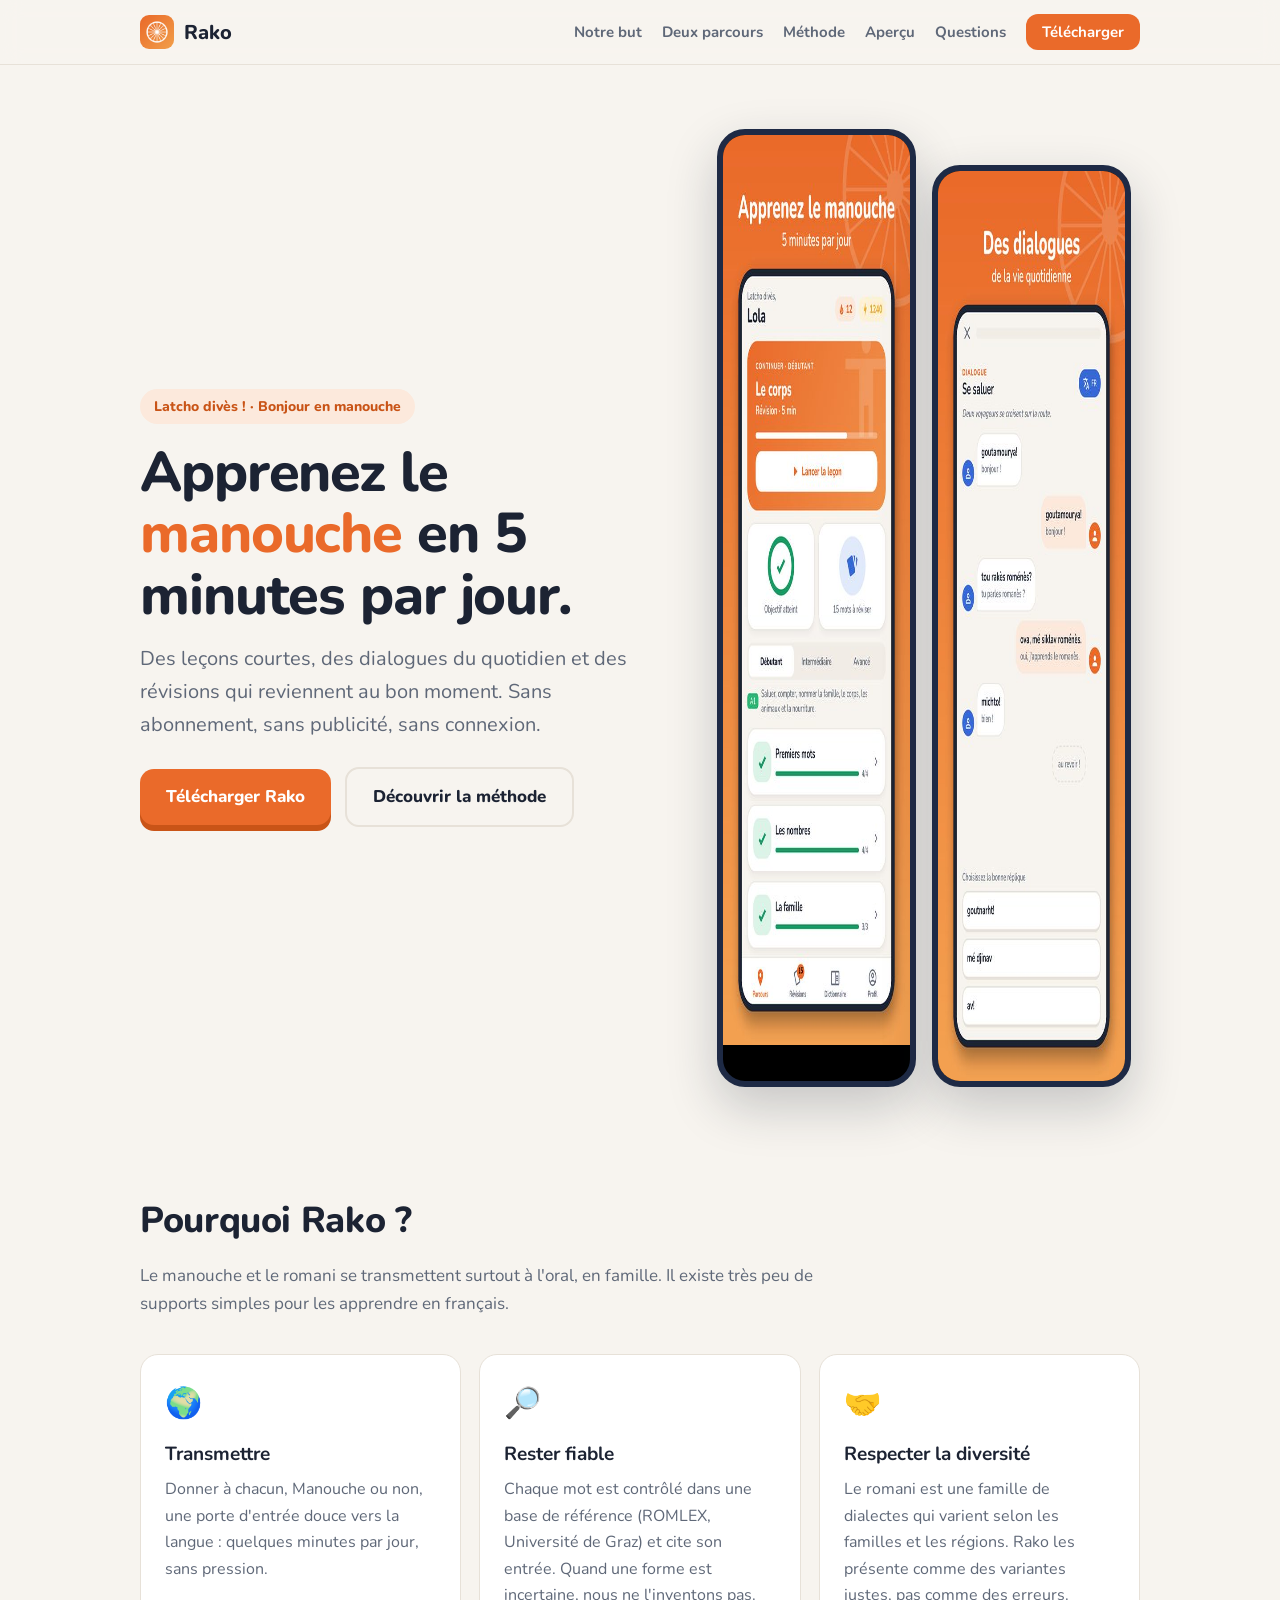
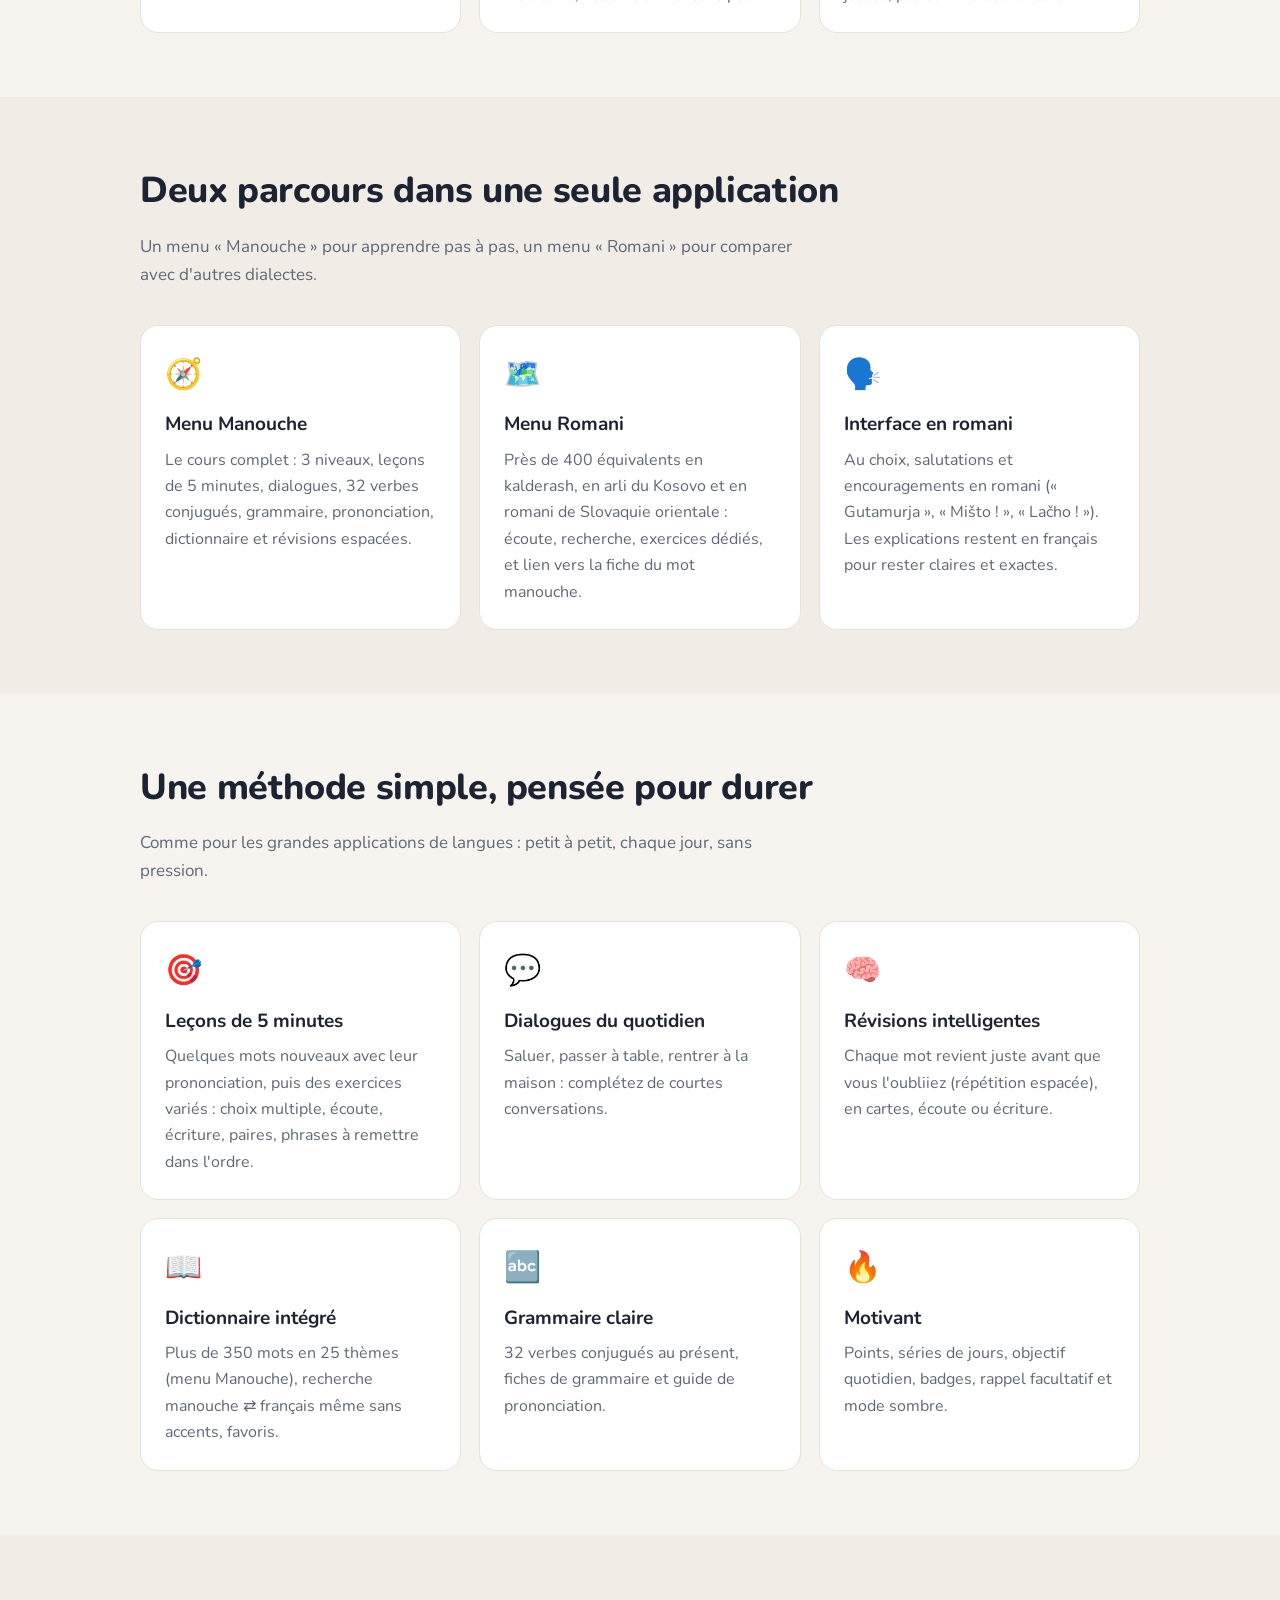
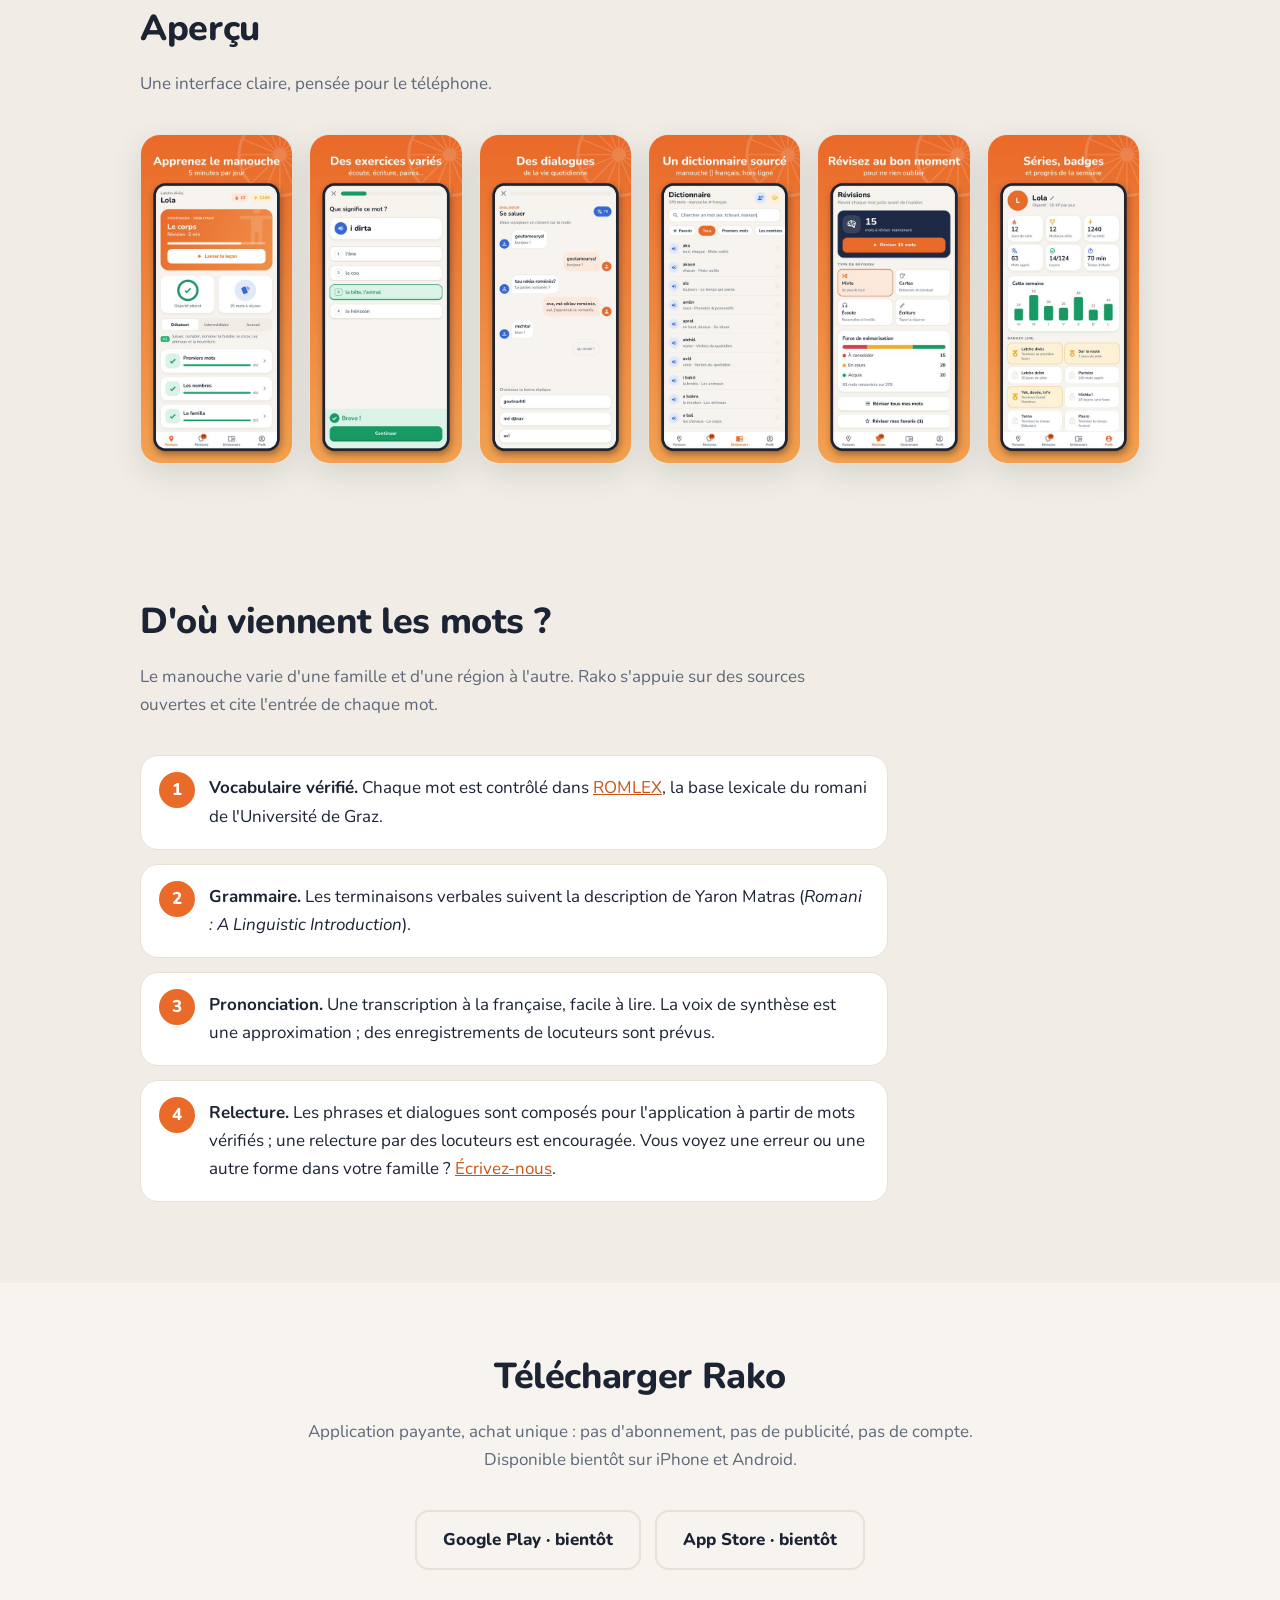
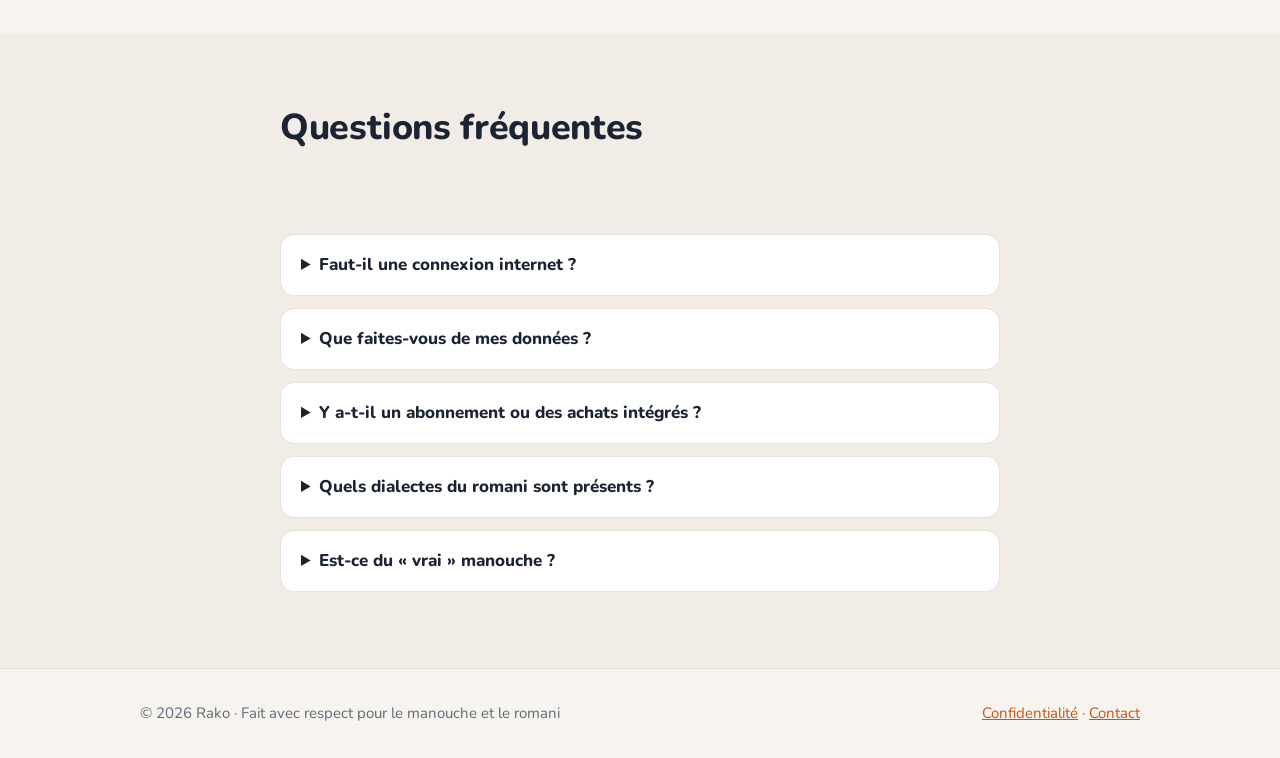
<file: index.html>
<!doctype html>
<html lang="fr">
<head>
<meta charset="utf-8">
<meta name="viewport" content="width=device-width,initial-scale=1">
<title>Rako – Apprendre le manouche et le romani</title>
<meta name="description" content="Rako : une seule application pour apprendre le manouche (sinto, romanès) et découvrir d'autres dialectes du romani. Leçons de 5 minutes, révisions espacées, hors ligne.">
<meta property="og:title" content="Rako – Apprendre le manouche">
<meta property="og:description" content="Leçons de 5 minutes, dialogues, révisions intelligentes, 100 % hors ligne.">
<meta property="og:image" content="img/01_home.jpg">
<meta name="theme-color" content="#EA6A2A">
<link rel="icon" href="img/favicon.png">
<link rel="preconnect" href="https://fonts.googleapis.com"><link rel="preconnect" href="https://fonts.gstatic.com" crossorigin>
<link href="https://fonts.googleapis.com/css2?family=Nunito:wght@400;700;800&display=swap" rel="stylesheet">
<link rel="stylesheet" href="style.css">
</head>
<body>
<header class="top"><div class="wrap">
  <a class="brand" href="#"><img src="img/icon.png" alt="">Rako</a>
  <nav><a href="#but">Notre but</a><a href="#parcours">Deux parcours</a><a href="#methode">Méthode</a><a href="#apercu">Aperçu</a><a href="#faq">Questions</a><a class="cta" href="#telecharger">Télécharger</a></nav>
</div></header>

<main>
<div class="hero"><div class="wrap">
  <div>
    <span class="badge">Latcho divès ! · Bonjour en manouche</span>
    <h1>Apprenez le <em>manouche</em> en 5 minutes par jour.</h1>
    <p class="lead">Des leçons courtes, des dialogues du quotidien et des révisions qui reviennent au bon moment. Sans abonnement, sans publicité, sans connexion.</p>
    <div class="row"><a class="btn" href="#telecharger">Télécharger Rako</a><a class="btn ghost" href="#methode">Découvrir la méthode</a></div>
  </div>
  <div class="phones" aria-hidden="true">
    <div class="phone"><img src="img/01_home.jpg" alt="" width="420" height="910"></div>
    <div class="phone"><img src="img/02_dialogue.jpg" alt="" width="420" height="910"></div>
  </div>
</div></div>

<section id="but"><div class="wrap">
  <h2>Pourquoi Rako ?</h2>
  <p class="sub">Le manouche et le romani se transmettent surtout à l'oral, en famille. Il existe très peu de supports simples pour les apprendre en français.</p>
  <div class="grid">
    <div class="card"><div class="ico">🌍</div><h3>Transmettre</h3><p>Donner à chacun, Manouche ou non, une porte d'entrée douce vers la langue : quelques minutes par jour, sans pression.</p></div>
    <div class="card"><div class="ico">🔎</div><h3>Rester fiable</h3><p>Chaque mot est contrôlé dans une base de référence (ROMLEX, Université de Graz) et cite son entrée. Quand une forme est incertaine, nous ne l'inventons pas.</p></div>
    <div class="card"><div class="ico">🤝</div><h3>Respecter la diversité</h3><p>Le romani est une famille de dialectes qui varient selon les familles et les régions. Rako les présente comme des variantes justes, pas comme des erreurs.</p></div>
  </div>
</div></section>

<section class="alt" id="parcours"><div class="wrap">
  <h2>Deux parcours dans une seule application</h2>
  <p class="sub">Un menu « Manouche » pour apprendre pas à pas, un menu « Romani » pour comparer avec d'autres dialectes.</p>
  <div class="grid">
    <div class="card"><div class="ico">🧭</div><h3>Menu Manouche</h3><p>Le cours complet : 3 niveaux, leçons de 5 minutes, dialogues, 32 verbes conjugués, grammaire, prononciation, dictionnaire et révisions espacées.</p></div>
    <div class="card"><div class="ico">🗺️</div><h3>Menu Romani</h3><p>Près de 400 équivalents en kalderash, en arli du Kosovo et en romani de Slovaquie orientale : écoute, recherche, exercices dédiés, et lien vers la fiche du mot manouche.</p></div>
    <div class="card"><div class="ico">🗣️</div><h3>Interface en romani</h3><p>Au choix, salutations et encouragements en romani (« Gutamurja », « Mišto ! », « Lačho ! »). Les explications restent en français pour rester claires et exactes.</p></div>
  </div>
</div></section>

<section id="methode"><div class="wrap">
  <h2>Une méthode simple, pensée pour durer</h2>
  <p class="sub">Comme pour les grandes applications de langues : petit à petit, chaque jour, sans pression.</p>
  <div class="grid">
    <div class="card"><div class="ico">🎯</div><h3>Leçons de 5 minutes</h3><p>Quelques mots nouveaux avec leur prononciation, puis des exercices variés : choix multiple, écoute, écriture, paires, phrases à remettre dans l'ordre.</p></div>
    <div class="card"><div class="ico">💬</div><h3>Dialogues du quotidien</h3><p>Saluer, passer à table, rentrer à la maison : complétez de courtes conversations.</p></div>
    <div class="card"><div class="ico">🧠</div><h3>Révisions intelligentes</h3><p>Chaque mot revient juste avant que vous l'oubliiez (répétition espacée), en cartes, écoute ou écriture.</p></div>
    <div class="card"><div class="ico">📖</div><h3>Dictionnaire intégré</h3><p>Plus de 350 mots en 25 thèmes (menu Manouche), recherche manouche ⇄ français même sans accents, favoris.</p></div>
    <div class="card"><div class="ico">🔤</div><h3>Grammaire claire</h3><p>32 verbes conjugués au présent, fiches de grammaire et guide de prononciation.</p></div>
    <div class="card"><div class="ico">🔥</div><h3>Motivant</h3><p>Points, séries de jours, objectif quotidien, badges, rappel facultatif et mode sombre.</p></div>
  </div>
</div></section>

<section class="alt" id="apercu"><div class="wrap">
  <h2>Aperçu</h2>
  <p class="sub">Une interface claire, pensée pour le téléphone.</p>
  <div class="shots">
    <img src="img/01_home.jpg" alt="Parcours d'apprentissage" loading="lazy">
    <img src="img/03_mcq.jpg" alt="Exercice à choix multiple" loading="lazy">
    <img src="img/02_dialogue.jpg" alt="Dialogue à compléter" loading="lazy">
    <img src="img/05_dict.jpg" alt="Dictionnaire" loading="lazy">
    <img src="img/04_review.jpg" alt="Révisions" loading="lazy">
    <img src="img/06_profile.jpg" alt="Profil et statistiques" loading="lazy">
  </div>
</div></section>

<section class="alt"><div class="wrap">
  <h2>D'où viennent les mots ?</h2>
  <p class="sub">Le manouche varie d'une famille et d'une région à l'autre. Rako s'appuie sur des sources ouvertes et cite l'entrée de chaque mot.</p>
  <ol class="steps">
    <li><strong>Vocabulaire vérifié.</strong> Chaque mot est contrôlé dans <a href="https://romani.uni-graz.at/romlex/">ROMLEX</a>, la base lexicale du romani de l'Université de Graz.</li>
    <li><strong>Grammaire.</strong> Les terminaisons verbales suivent la description de Yaron Matras (<em>Romani : A Linguistic Introduction</em>).</li>
    <li><strong>Prononciation.</strong> Une transcription à la française, facile à lire. La voix de synthèse est une approximation ; des enregistrements de locuteurs sont prévus.</li>
    <li><strong>Relecture.</strong> Les phrases et dialogues sont composés pour l'application à partir de mots vérifiés ; une relecture par des locuteurs est encouragée. Vous voyez une erreur ou une autre forme dans votre famille ? <a href="mailto:io.eco.ia@gmail.com">Écrivez-nous</a>.</li>
  </ol>
</div></section>

<section id="telecharger"><div class="wrap" style="text-align:center">
  <h2>Télécharger Rako</h2>
  <p class="sub" style="margin-inline:auto">Application payante, achat unique : pas d'abonnement, pas de publicité, pas de compte. Disponible bientôt sur iPhone et Android.</p>
  <div class="row" style="justify-content:center">
    <span class="btn ghost" aria-disabled="true">Google Play · bientôt</span>
    <span class="btn ghost" aria-disabled="true">App Store · bientôt</span>
  </div>
</div></section>

<section class="alt" id="faq"><div class="wrap" style="max-width:760px">
  <h2>Questions fréquentes</h2><p class="sub">&nbsp;</p>
  <details><summary>Faut-il une connexion internet ?</summary><p>Non. Rako fonctionne 100 % hors ligne ; vos progrès restent sur votre téléphone.</p></details>
  <details><summary>Que faites-vous de mes données ?</summary><p>Aucune n'est collectée. Lisez notre <a href="confidentialite.html">politique de confidentialité</a>.</p></details>
  <details><summary>Y a-t-il un abonnement ou des achats intégrés ?</summary><p>Non. Un seul achat, puis tout le contenu est à vous.</p></details>
  <details><summary>Quels dialectes du romani sont présents ?</summary><p>Le cours principal est en manouche (sinto). Le menu Romani ajoute le kalderash, l'arli du Kosovo et le romani de Slovaquie orientale, avec seulement les équivalents confirmés dans ROMLEX. D'autres dialectes pourront suivre.</p></details>
  <details><summary>Est-ce du « vrai » manouche ?</summary><p>C'est un manouche (sinto) de référence, vérifié dans des sources ouvertes. La langue varie selon les familles : d'autres formes sont tout aussi justes, et vos retours nous aident à les intégrer.</p></details>
</div></section>
</main>

<footer><div class="wrap">
  <span>© 2026 Rako · Fait avec respect pour le manouche et le romani</span>
  <span><a href="confidentialite.html">Confidentialité</a> · <a href="mailto:io.eco.ia@gmail.com">Contact</a></span>
</div></footer>
</body>
</html>
</file>
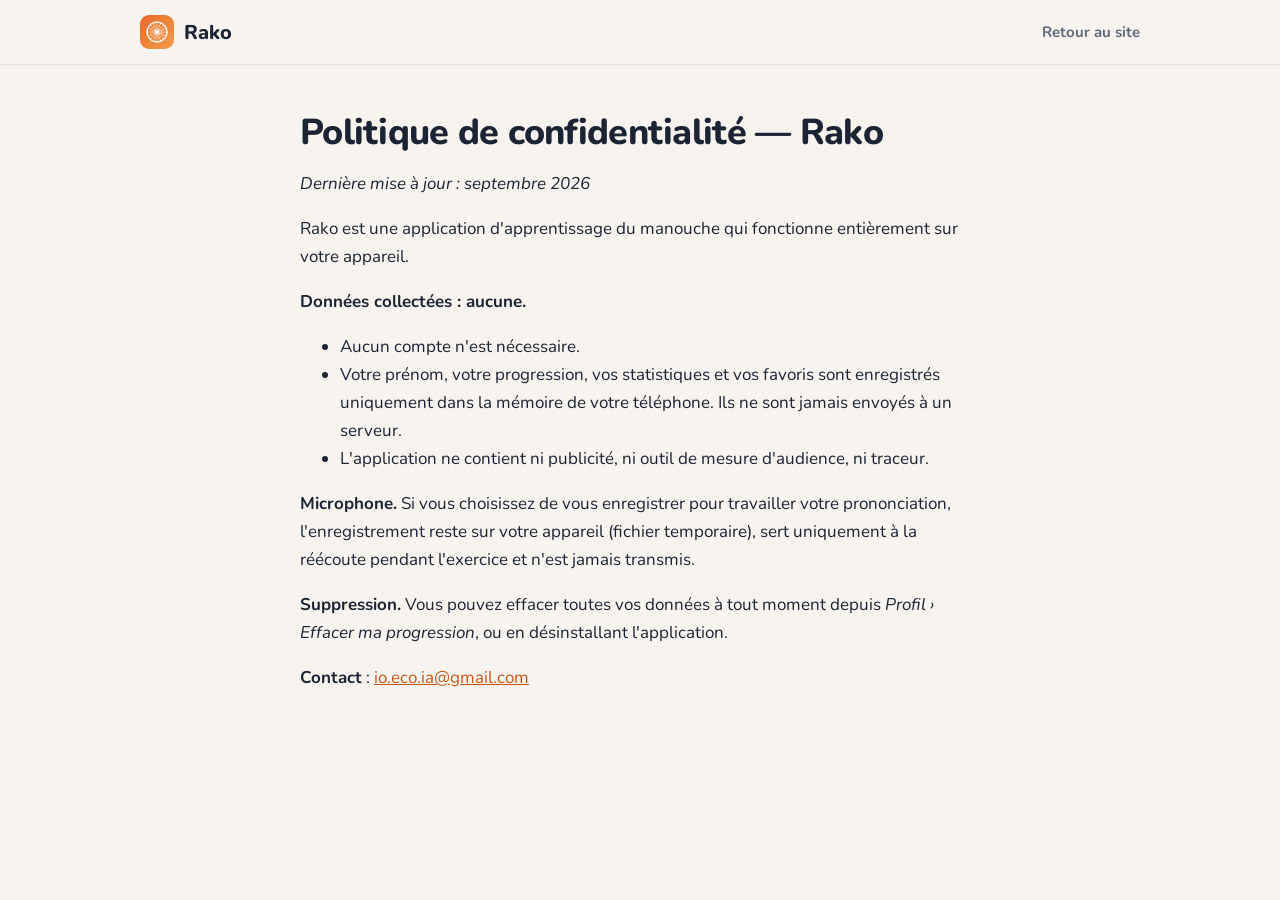
<file: confidentialite.html>
<!doctype html>
<html lang="fr"><head><meta charset="utf-8"><meta name="viewport" content="width=device-width,initial-scale=1">
<title>Politique de confidentialité – Rako</title><link rel="icon" href="img/favicon.png">
<link href="https://fonts.googleapis.com/css2?family=Nunito:wght@400;700;800&display=swap" rel="stylesheet"><link rel="stylesheet" href="style.css"></head>
<body><header class="top"><div class="wrap"><a class="brand" href="./"><img src="img/icon.png" alt="">Rako</a><nav><a href="./">Retour au site</a></nav></div></header>
<main class="doc"><h1>Politique de confidentialité — Rako</h1>
<p><em>Dernière mise à jour : septembre 2026</em></p>
<p>Rako est une application d'apprentissage du manouche qui fonctionne entièrement sur votre appareil.</p>
<p><strong>Données collectées : aucune.</strong></p>
<ul><li>Aucun compte n'est nécessaire.</li><li>Votre prénom, votre progression, vos statistiques et vos favoris sont enregistrés uniquement dans la mémoire de votre téléphone. Ils ne sont jamais envoyés à un serveur.</li><li>L'application ne contient ni publicité, ni outil de mesure d'audience, ni traceur.</li></ul>
<p><strong>Microphone.</strong> Si vous choisissez de vous enregistrer pour travailler votre prononciation, l'enregistrement reste sur votre appareil (fichier temporaire), sert uniquement à la réécoute pendant l'exercice et n'est jamais transmis.</p>
<p><strong>Suppression.</strong> Vous pouvez effacer toutes vos données à tout moment depuis <em>Profil › Effacer ma progression</em>, ou en désinstallant l'application.</p>
<p><strong>Contact</strong> : <a href="mailto:io.eco.ia@gmail.com">io.eco.ia@gmail.com</a></p></main></body></html>
</file>
<file: style.css>
:root{--bg:#F7F4EF;--card:#fff;--alt:#F1EDE6;--text:#1C2333;--muted:#5F6878;--line:#E7E1D8;--pri:#EA6A2A;--pri-d:#C95417;--soft:#FCE9DC;--navy:#1E2A45;--ok:#179A63;--r:18px}
@media(prefers-color-scheme:dark){:root{--bg:#0F131A;--card:#181E28;--alt:#212936;--text:#F1F2F5;--muted:#A3ACBB;--line:#2A3342;--pri:#F27B3D;--pri-d:#D9642A;--soft:#3A241A;--navy:#E4E8F1;--ok:#3DBE86}}
*{box-sizing:border-box}html{scroll-behavior:smooth}
body{margin:0;background:var(--bg);color:var(--text);font:17px/1.65 "Nunito",system-ui,-apple-system,"Segoe UI",Roboto,sans-serif}
img{max-width:100%;display:block}a{color:var(--pri-d)}
@media(prefers-color-scheme:dark){a{color:var(--pri)}}
.wrap{max-width:1040px;margin:0 auto;padding:0 20px}
header.top{position:sticky;top:0;z-index:5;background:color-mix(in srgb,var(--bg) 88%,transparent);backdrop-filter:blur(10px);border-bottom:1px solid var(--line)}
header.top .wrap{display:flex;align-items:center;justify-content:space-between;height:64px}
.brand{display:flex;align-items:center;gap:10px;font-weight:800;font-size:20px;color:var(--text);text-decoration:none}
.brand img{width:34px;height:34px;border-radius:9px}
nav a{margin-left:20px;color:var(--muted);text-decoration:none;font-weight:700;font-size:15px}nav a:hover{color:var(--pri)}
@media(max-width:640px){nav a:not(.cta){display:none}}
.btn{display:inline-block;background:var(--pri);color:#fff!important;font-weight:800;padding:14px 26px;border-radius:14px;text-decoration:none;box-shadow:0 6px 0 var(--pri-d);transition:transform .1s,box-shadow .1s}
.btn:hover{transform:translateY(2px);box-shadow:0 4px 0 var(--pri-d)}
.btn.ghost{background:transparent;color:var(--text)!important;border:2px solid var(--line);box-shadow:none}
.cta{background:var(--pri);color:#fff!important;padding:8px 16px;border-radius:12px}
.hero{padding:64px 0 40px}
.hero .wrap{display:grid;grid-template-columns:1.1fr .9fr;gap:40px;align-items:center}
@media(max-width:820px){.hero .wrap{grid-template-columns:1fr}}
h1{font-size:clamp(34px,6vw,56px);line-height:1.1;margin:0 0 16px;font-weight:800;letter-spacing:-.02em}
h1 em{font-style:normal;color:var(--pri)}
.lead{font-size:20px;color:var(--muted);margin:0 0 26px;max-width:34em}
.row{display:flex;flex-wrap:wrap;gap:14px;align-items:center}
.badge{display:inline-block;background:var(--soft);color:var(--pri-d);font-weight:800;font-size:14px;padding:6px 14px;border-radius:99px;margin-bottom:18px}
@media(prefers-color-scheme:dark){.badge{color:var(--pri)}}
.phones{display:flex;justify-content:center;gap:16px}
.phone{border-radius:28px;border:6px solid var(--navy);overflow:hidden;background:#000;box-shadow:0 20px 50px rgba(28,35,51,.22);width:min(46%,230px)}
.phone:nth-child(2){margin-top:36px}
section{padding:64px 0}
section.alt{background:var(--alt)}
h2{font-size:clamp(26px,4vw,36px);margin:0 0 12px;font-weight:800;letter-spacing:-.01em}
.sub{color:var(--muted);max-width:40em;margin:0 0 36px}
.grid{display:grid;grid-template-columns:repeat(auto-fit,minmax(240px,1fr));gap:18px}
.card{background:var(--card);border:1px solid var(--line);border-radius:var(--r);padding:24px}
.card h3{margin:10px 0 6px;font-size:19px}.card p{margin:0;color:var(--muted);font-size:16px}
.ico{font-size:30px}
.shots{display:grid;grid-template-columns:repeat(auto-fit,minmax(150px,1fr));gap:16px}
.shots img{border-radius:20px;border:1px solid var(--line);box-shadow:0 10px 30px rgba(28,35,51,.12)}
.steps{counter-reset:s;display:grid;gap:14px;padding:0;list-style:none;max-width:44em}
.steps li{counter-increment:s;background:var(--card);border:1px solid var(--line);border-radius:var(--r);padding:18px 20px 18px 68px;position:relative}
.steps li::before{content:counter(s);position:absolute;left:18px;top:16px;width:36px;height:36px;border-radius:50%;background:var(--pri);color:#fff;font-weight:800;display:grid;place-items:center}
.pledge{background:var(--navy);color:#F1F2F5;border-radius:26px;padding:40px;display:grid;grid-template-columns:auto 1fr;gap:32px;align-items:center}
@media(max-width:640px){.pledge{grid-template-columns:1fr;padding:28px}}
.pledge .big{font-size:clamp(64px,12vw,104px);font-weight:800;line-height:1;color:var(--pri)}
.pledge h2{color:#fff}.pledge p{color:#CFD6E4;margin:0 0 10px}
.pledge a{color:#FFB88C}
details{background:var(--card);border:1px solid var(--line);border-radius:14px;padding:16px 20px;margin-bottom:12px}
summary{font-weight:800;cursor:pointer}details p{margin:10px 0 0;color:var(--muted)}
footer{border-top:1px solid var(--line);padding:32px 0;color:var(--muted);font-size:15px}
footer .wrap{display:flex;flex-wrap:wrap;justify-content:space-between;gap:12px}
.doc{max-width:720px;padding:48px 20px 72px;margin:0 auto}.doc h1{font-size:36px}.doc h2{font-size:22px;margin-top:32px}
.todo{background:#FFF4CC;color:#5B4500;padding:2px 8px;border-radius:6px;font-weight:700}
</file>
